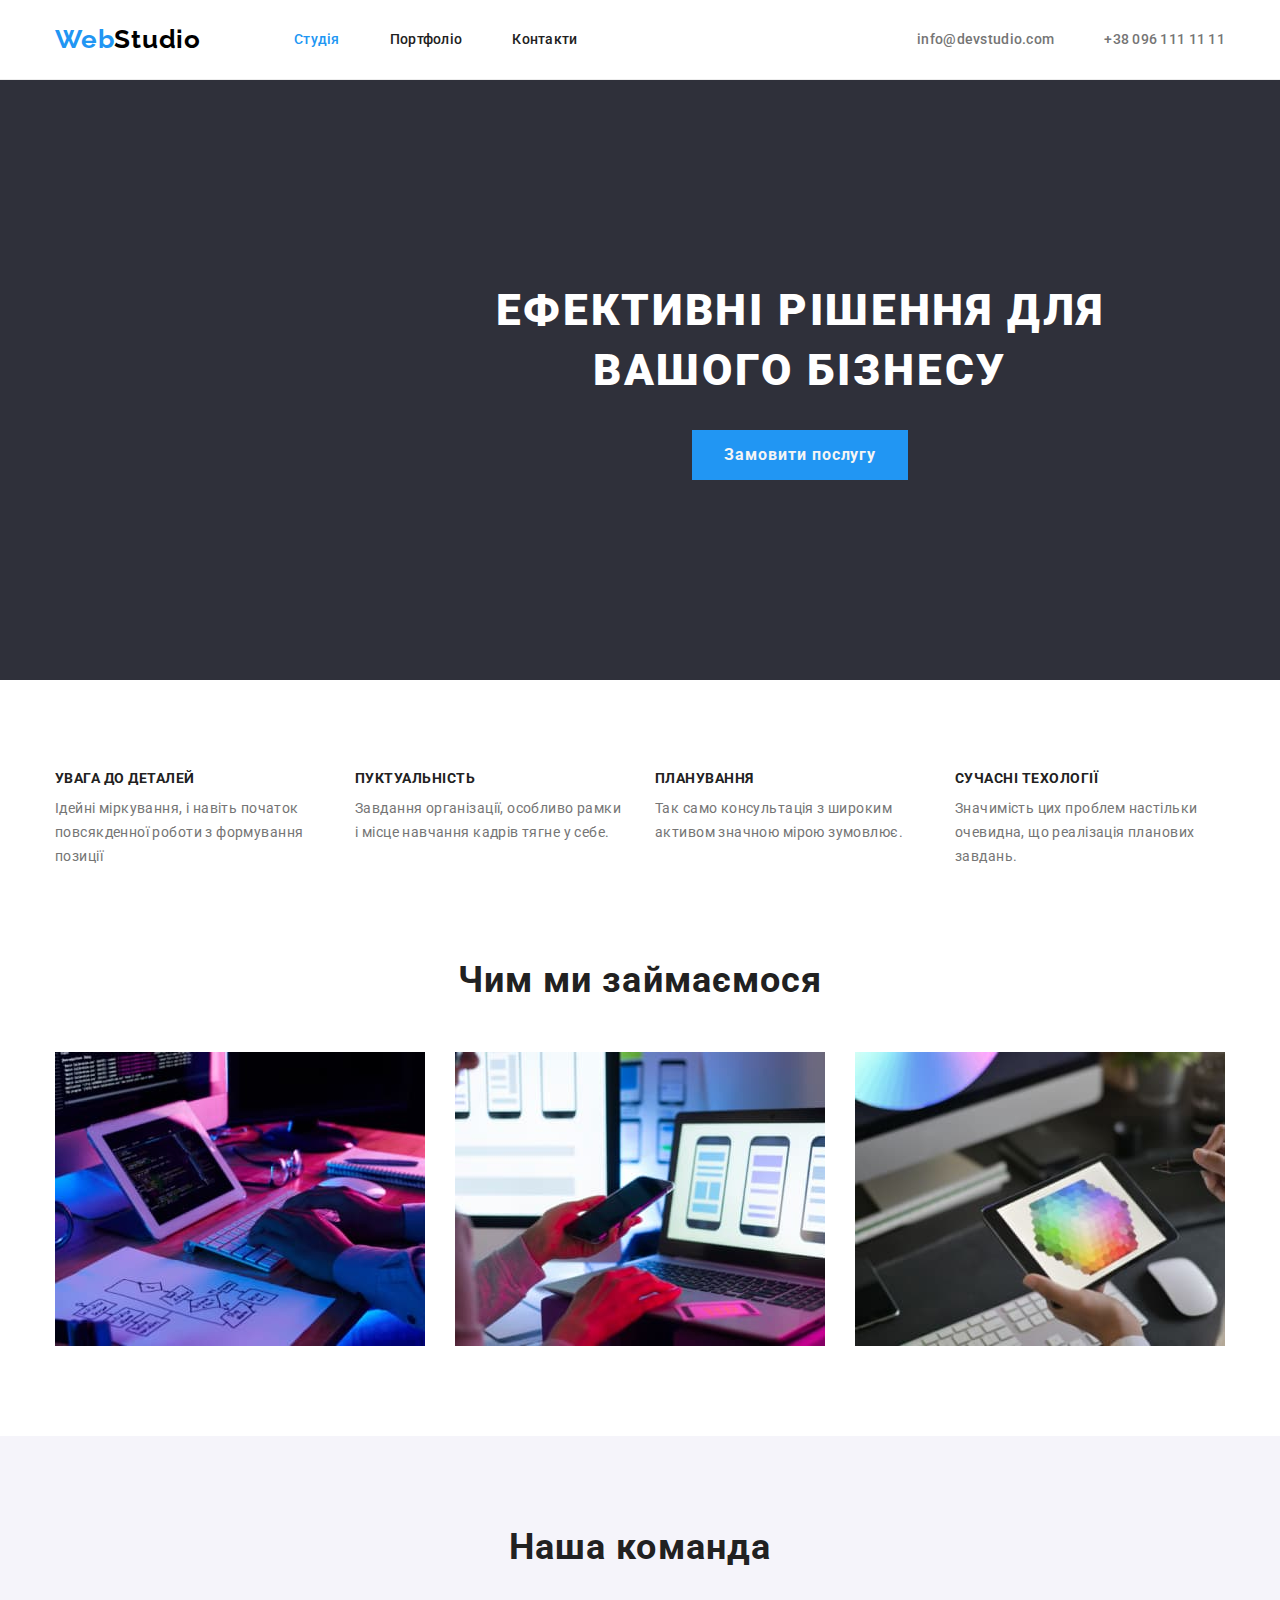
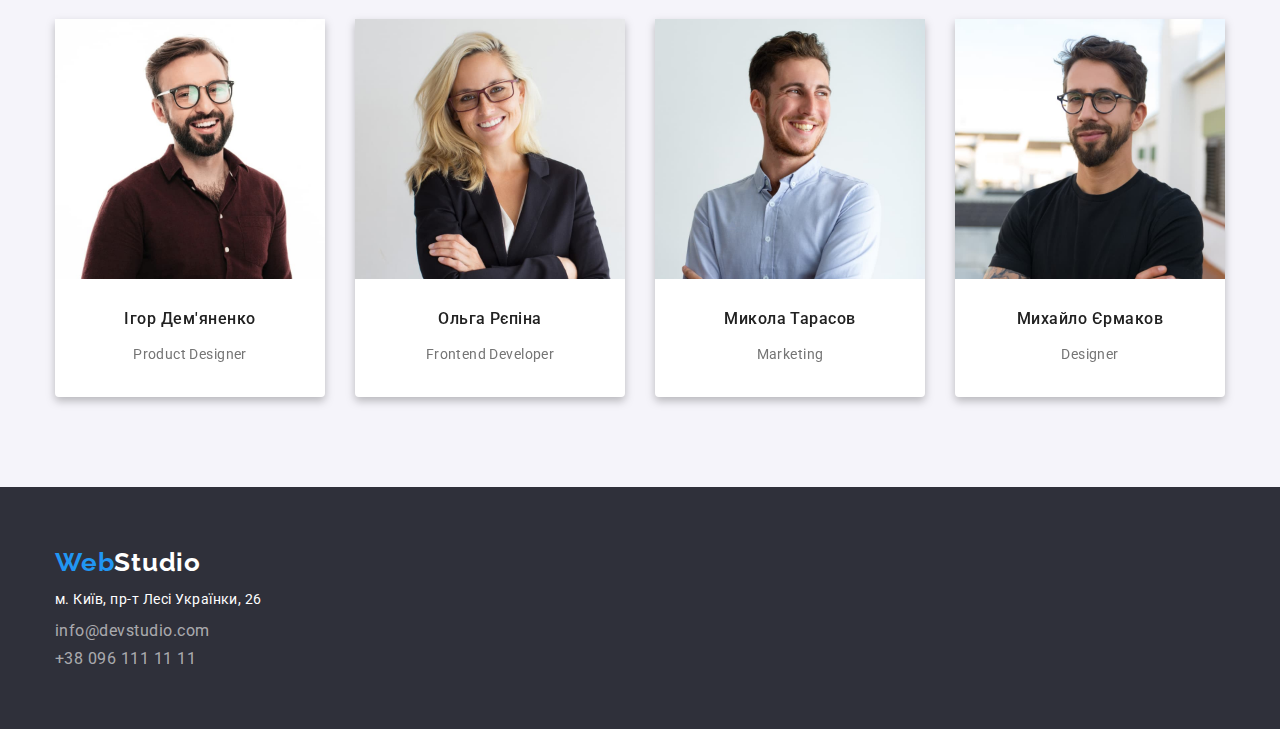
<file: index.html>
<!DOCTYPE html>
<html lang="uk">
  <head>
    <meta charset="UTF-8" />
    <meta http-equiv="X-UA-Compatible" content="IE=edge" />
    <meta name="viewport" content="width=device-width, initial-scale=1.0" />
    <title>webstudio</title>
    <link rel="preconnect" href="https://fonts.googleapis.com" />
    <link rel="preconnect" href="https://fonts.gstatic.com" crossorigin />
    <link
      href="https://fonts.googleapis.com/css2?family=Raleway:wght@700&family=Roboto:wght@400;500;700;900&display=swap"
      rel="stylesheet"
    />
    <link
      rel="stylesheet"
      href="https://cdnjs.cloudflare.com/ajax/libs/modern-normalize/1.1.0/modern-normalize.min.css"
    />
    <link rel="stylesheet" href="./css/styles.css" />
  </head>
  <body class="page-body">
    <!--Header-->
    <header class="page-header">
      <!--Заголовки-->
      <div class="container">
        <nav class="header-nav">
          <a href="WebStudio" class="logo link"> <span class="web">Web</span>Studio</a>
          <ul class="header-list list">
            <li class="item"><a href="./index.html" class="header-link active">Студія</a></li>
            <li class="item"><a href="./portfolio.html" class="header-link">Портфоліо</a></li>
            <li class="item"><a href="Контакти" class="header-link">Контакти</a></li>
          </ul>
        </nav>
          <ul class="contacts">
            <li>
              <a class="header-mail hearder-link active" href="info@devstudio.com"
                >info@devstudio.com</a
              >
            </li>
            <li>
              <a class="header-tel hearder-link" href="+380961111111">+38 096 111 11 11</a>
            </li>
          </ul>
      </div>
    </header>
    <main>
      <!--Ефективні рішення-->
      <section class="section-title">
        <div class="container">
          <h1 class="title">
            ЕФЕКТИВНІ РІШЕННЯ ДЛЯ <br />
            ВАШОГО БІЗНЕСУ
          </h1>
          <button type="button" class="button title-button">Замовити послугу</button>
        </div>
      </section>
      <!--Наші переваги-->
      <section class="padding">
        <div class="container">
          <h2 hidden>Наші переваги</h2>
          <ul class="feature-list list">
            <li class="item">
              <h3 class="title-medium">УВАГА ДО ДЕТАЛЕЙ</h3>
              <p class="text">
                Ідейні міркування, і навіть початок повсякденної роботи з формування позиції
              </p>
            </li>
            <li class="item">
              <h3 class="title-medium">ПУКТУАЛЬНІСТЬ</h3>
              <p class="text">
                Завдання організації, особливо рамки і місце навчання кадрів тягне у себе.
              </p>
            </li>
            <li class="item">
              <h3 class="title-medium">ПЛАНУВАННЯ</h3>
              <p class="text">Так само консультація з широким активом значною мірою зумовлює.</p>
            </li>
            <li class="item">
              <h3 class="title-medium">СУЧАСНІ ТЕХОЛОГІЇ</h3>
              <p class="text">
                Значимість цих проблем настільки очевидна, що реалізація планових завдань.
              </p>
            </li>
          </ul>
        </div>
      </section>
      <!--Чим займаємось-->
      <section class="blok-gallery">
        <div class="container">
          <h2 class="title-staff">Чим ми займаємося</h2>
          <ul class="gallery">
            <li class="photo-gallery">
              <img src="./images/imgoffice1.jpg" alt="комп1" />
            </li>
            <li class="photo-gallery">
              <img src="./images/imgoffice2.jpg" alt="комп2" />
            </li>
            <li class="photo-gallery">
              <img src="./images/imgoffice3.jpg" alt="комп3" />
            </li>
          </ul>
        </div>
      </section>

      <!--Staff-->
      <section class="staff padding">
        <div class="container">
          <h2 class="title-gallery-staff">Наша команда</h2>
          <ul class="staff-gallery">
            <li class="photo-staff">
              <img src="./images/imgphoto4.jpg" alt="Ігор" width="270" height="260" class="img" />
              <div class="staff-title">
                <h3 class="name">Ігор Дем'яненко</h3>
                <p class="position">Product Designer</p>
              </div>
            </li>
            <li class="photo-staff">
              <img src="./images/imgphoto5.jpg" alt="Ольга" width="270" height="260" class="img" />
              <div class="staff-title">
                <h3 class="name">Ольга Рєпіна</h3>
                <p class="position">Frontend Developer</p>
              </div>
            </li>

            <li class="photo-staff">
              <img src="./images/imgphoto6.jpg" alt="Микола" width="270" height="260" class="img" />
              <div class="staff-title">
                <h3 class="name">Микола Тарасов</h3>
                <p class="position">Marketing</p>
              </div>
            </li>
            <li class="photo-staff">
              <img
                src="./images/imgphoto7.jpg"
                alt="Михайло"
                width="270"
                height="260"
                class="img"
              />
              <div class="staff-title">
                <h3 class="name">Михайло Єрмаков</h3>
                <p class="position">Designer</p>
              </div>
            </li>
          </ul>
        </div>
      </section>
    </main>
    <footer class="footer">
      <div class="container">
        <a href="WebStudio" class="logo logo-footer"> <span class="web">Web</span>Studio</a>
        <address>
          <ul class="all-contacts">
            <li>
              <a class="adress" href="https://goo.gl/maps/Jwa1FYNxkH5Bw4Vz5">
                м. Київ, пр-т Лесі Українки, 26</a
              >
            </li>
            <li>
              <a class="adress-footer" href="info@devstudio.com">info@devstudio.com</a>
            </li>
            <li>
              <a class="adress-footer" href="tel:+380961111111">+38 096 111 11 11</a>
            </li>
          </ul>
        </address>
      </div>
    </footer>
  </body>
</html>
</file>
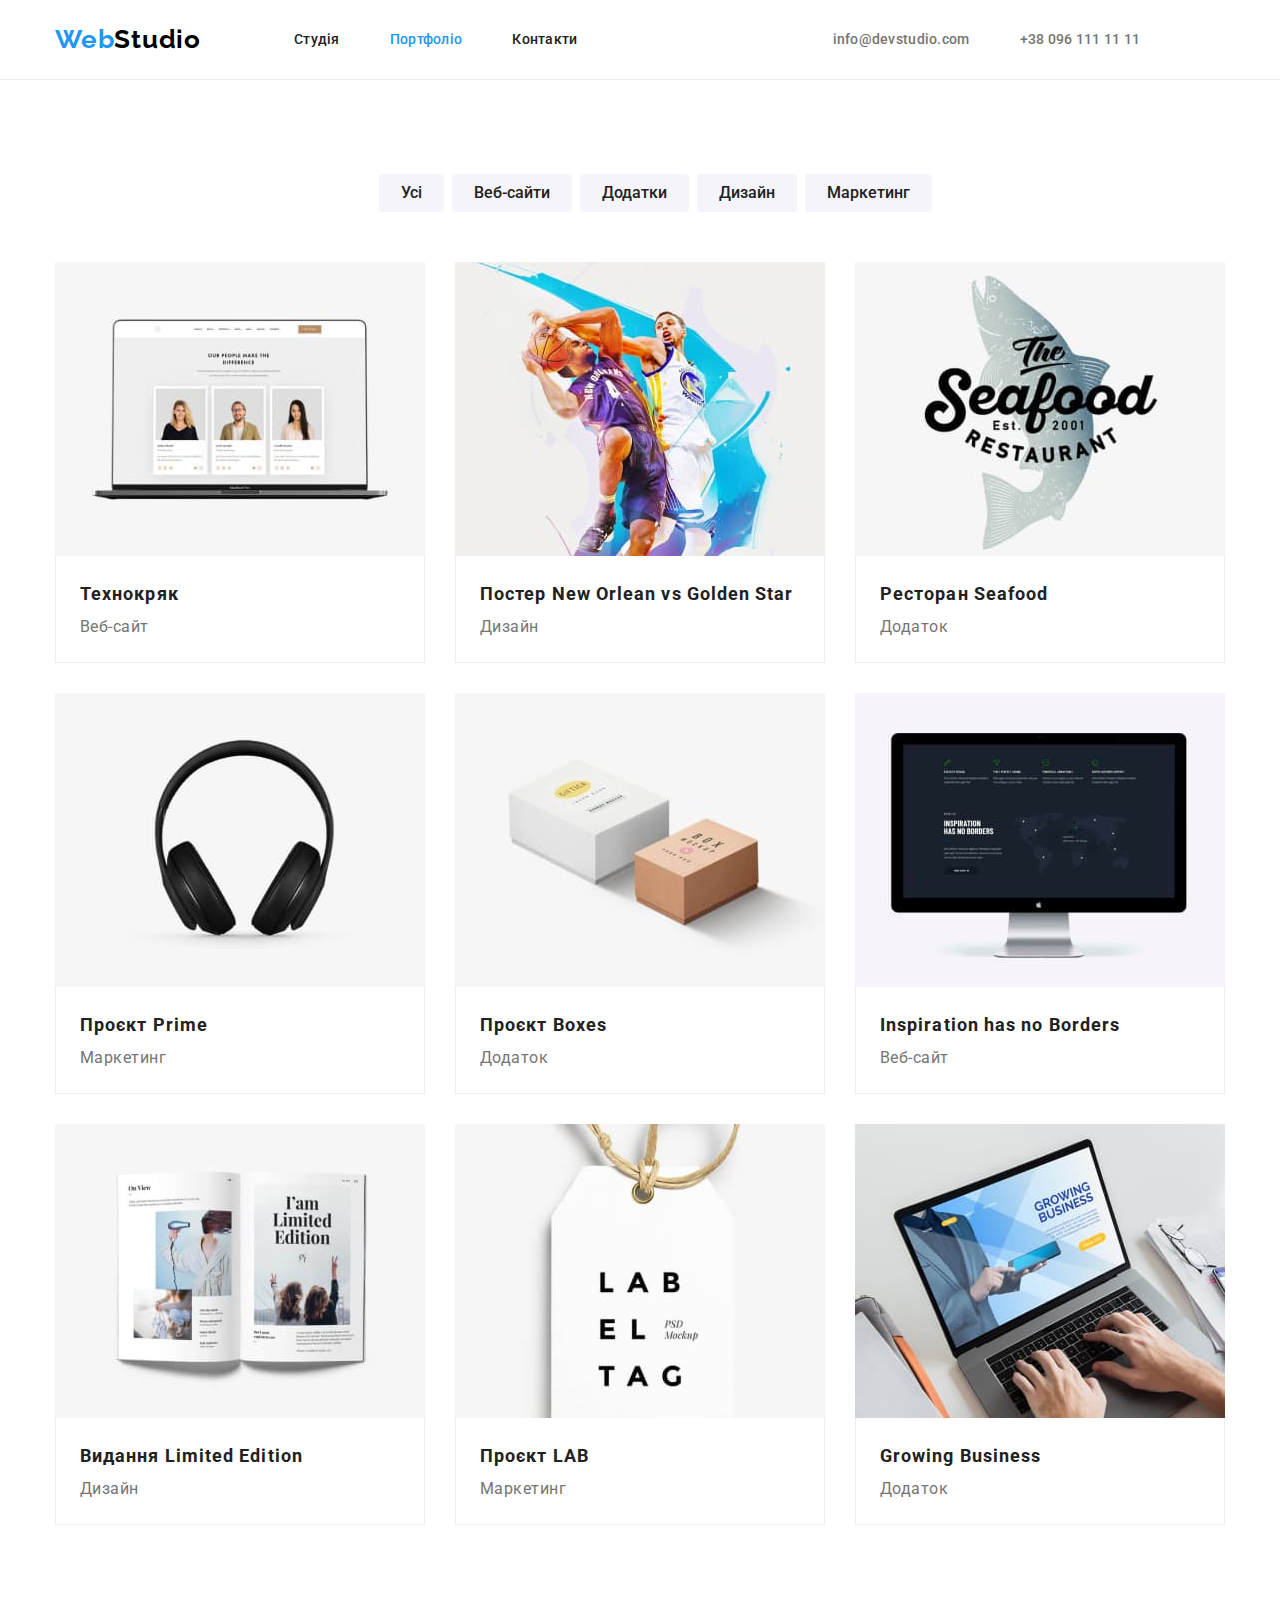
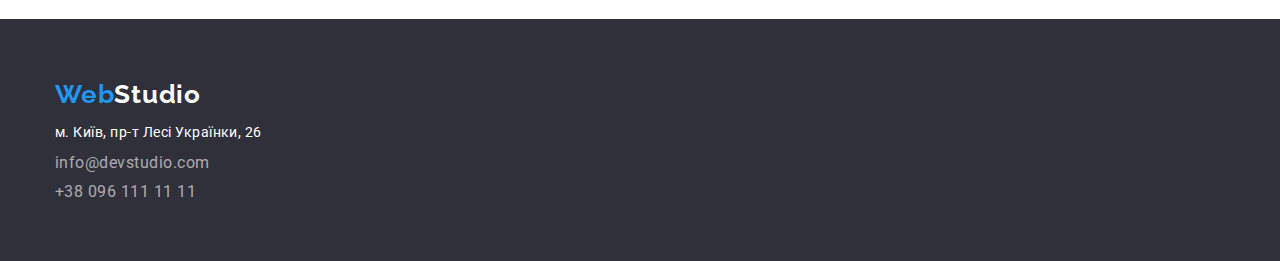
<file: portfolio.html>
<!DOCTYPE html>
<html lang="en">
  <head>
    <meta charset="UTF-8" />
    <meta http-equiv="X-UA-Compatible" content="IE=edge" />
    <meta name="viewport" content="width=device-width, initial-scale=1.0" />
    <title>webstudio</title>
    <link rel="preconnect" href="https://fonts.googleapis.com" />
    <link rel="preconnect" href="https://fonts.gstatic.com" crossorigin />
    <link
      href="https://fonts.googleapis.com/css2?family=Raleway:wght@700&family=Roboto:wght@400;500;700;900&display=swap"
      rel="stylesheet"
    />
    <link
      rel="stylesheet"
      href="https://cdnjs.cloudflare.com/ajax/libs/modern-normalize/1.1.0/modern-normalize.min.css"
    />
    <link rel="stylesheet" href="./css/styles.css" />
  </head>
  <body class="page-body">
    <!-- Сторінка Портфоліо -->
    <!--Header-->
    <header class="page-header">
      <!--Заголовки-->
      <div class="container">
        <nav class="header-nav">
          <a href="WebStudio" class="logo link"> <span class="web">Web</span>Studio</a>
          <ul class="header-list list">
            <li class="item"><a href="./index.html" class="header-link">Студія</a></li>
            <li class="item">
              <a href="./portfolio.html" class="active header-link">Портфоліо</a>
            </li>
            <li class="item"><a href="Контакти" class="header-link">Контакти</a></li>
          </ul>
        </nav>
        <div class="header-contacts">
          <ul class="contacts">
            <li>
              <a class="header-mail hearder-link" href="info@devstudio.com">info@devstudio.com</a>
            </li>
            <li>
              <a class="header-tel hearder-link" href="+380961111111">+38 096 111 11 11</a>
            </li>
          </ul>
        </div>
      </div>
    </header>
    <main>
      <!-- Наші послуги -->
      <section class="section portfolio">
        <div class="container">
          <h1 hidden>Наші послуги</h1>
          <ul class="buttons list">
            <li class="item active"><button class="button projects-button" type="button">Усі</button></li>
            <li class="item">
              <button class="button projects-button" type="button">Веб-сайти</button>
            </li>
            <li class="item"><button class="button projects-button" type="button">Додатки</button></li>
            <li class="item"><button class="button projects-button" type="button">Дизайн</button></li>
            <li class="item"><button class="button projects-button" type="button">Маркетинг</button></li>
          </ul>
          <!-- Приклади робот -->
          <ul class="gallery-card">
            <li class="gallery-portfolio">
              <a class="card" href="">
                <img
                  src="./images/sitetexno.jpg"
                  alt="Технокряк"
                  width="370"
                  height="294"
                  class="img"
                />
                <div class="name-project">
                  <h2 class="services">Технокряк</h2>
                  <p class="types">Веб-сайт</p>
                </div>
              </a>
            </li>
            <li class="gallery-portfolio">
              <a class="card" href="">
                <img src="./images/poster.jpg" alt="Постер" width="370" height="294" class="img" />
                <div class="name-project">
                  <h2 class="services">Постер New Orlean vs Golden Star</h2>
                  <p class="types">Дизайн</p>
                </div>
              </a>
            </li>
            <li class="gallery-portfolio">
              <a class="card" href="">
                <img
                  src="./images/addrestoran.jpg"
                  alt="Додаток ресторан"
                  width="370"
                  height="294"
                  class="img"
                />
                <div class="name-project">
                  <h2 class="services">Ресторан Seafood</h2>
                  <p class="types">Додаток</p>
                </div>
              </a>
            </li>
            <li class="gallery-portfolio">
              <a class="card" href=""
                ><img
                  src="./images/marketing.jpg"
                  alt="Маркетинг"
                  width="370"
                  height="294"
                  class="img"
                />
                <div class="name-project">
                  <h2 class="services">Проєкт Prime</h2>
                  <p class="types">Маркетинг</p>
                </div>
              </a>
            </li>
            <li class="gallery-portfolio">
              <a class="card" href=""
                ><img
                  src="./images/boxses.jpg"
                  alt="Проект boxses"
                  width="370"
                  height="294"
                  class="img"
                />
                <div class="name-project">
                  <h2 class="services">Проєкт Boxes</h2>
                  <p class="types">Додаток</p>
                </div>
              </a>
            </li>
            <li class="gallery-portfolio">
              <a class="card" href="">
                <img
                  src="./images/siteinspiration.jpg"
                  alt="Inspiration has no Borders"
                  width="370"
                  height="294"
                  class="img"
                />
                <div class="name-project">
                  <h2 class="services">Inspiration has no Borders</h2>
                  <p class="types">Веб-сайт</p>
                </div>
              </a>
            </li>
            <li class="gallery-portfolio">
              <a class="card" href="">
                <img src="./images/design.jpg" alt="Дизайн" width="370" height="294" class="img" />

                <div class="name-project">
                  <h2 class="services">Видання Limited Edition</h2>
                  <p class="types">Дизайн</p>
                </div>
              </a>
            </li>
            <li class="gallery-portfolio">
              <a class="card" href="">
                <img
                  src="./images/marketlab.jpg"
                  alt="Проєкт LAB"
                  width="370"
                  height="294"
                  class="img"
                />
                <div class="name-project">
                  <h2 class="services">Проєкт LAB</h2>
                  <p class="types">Маркетинг</p>
                </div>
              </a>
            </li>
            <li class="gallery-portfolio">
              <a class="card" href="">
                <img
                  src="./images/addbusiness.jpg"
                  alt="Додаток для бізнесу"
                  width="370"
                  height="294"
                  class="img"
                />
                <div class="name-project">
                  <h2 class="services">Growing Business</h2>
                  <p class="types">Додаток</p>
                </div>
              </a>
            </li>
          </ul>
        </div>
      </section>
    </main>
    <footer class="footer">
      <div class="container">
        <a href="WebStudio" class="logo logo-footer"> <span class="web">Web</span>Studio</a>
        <address>
          <ul class="all-contacts">
            <li>
              <a class="adress" href="https://goo.gl/maps/Jwa1FYNxkH5Bw4Vz5">
                м. Київ, пр-т Лесі Українки, 26</a
              >
            </li>
            <li>
              <a class="adress-footer" href="info@devstudio.com">info@devstudio.com</a>
            </li>
            <li>
              <a class="adress-footer" href="tel:+380961111111">+38 096 111 11 11</a>
            </li>
          </ul>
        </address>
      </div>
    </footer>
  </body>
</html>
</file>
<file: css/styles.css>
/* Головний колір білий #FFFFFF; */
/* Головний колір чорний #2F303A */
/* Синій колір #2196F3 */
:root {
    --primary-text-color: #FFFFFF;
    --title-text-color: #212121;
    --accent-color: #2196F3;
    --secondary-white-color: #757575;
    --primary-white-color: #F5F5F5;
}

h1,
h2,
h3,
h4,
h5,
h6,
p {
    margin: 0;
}

img {
    display: block;
    max-width: 100%;
}

.page-body {
    font-family: Roboto, sans-serif;
    letter-spacing: 0.03em;
}

.link {
    text-decoration: none;
}

.hearder-link {
    text-decoration: none;
}

.container {
    width: 1200px;
    margin: 0 auto;
    padding-left: 15px;
    padding-right: 15px;
}

.header-link {
    text-decoration: none;
    color: inherit;
}

.adress-footer {
    text-decoration: none;
    color: rgba(255, 255, 255, 0.6);
    font-style: normal;
}

ul {
    list-style: none;
    padding-left: 0;
    margin: 0;
}

/*Webstudio */
.web {
    color: #2196F3;
    font-family: Raleway;
    font-style: normal;
    font-weight: 700;
    font-size: 26px;
    line-height: 1.2;
}

.logo {
    font-family: Raleway;
    font-style: normal;
    font-weight: 700;
    font-size: 26px;
    line-height: 1.2;
    letter-spacing: 0.03em;
    color: #000000;
}


/* Site-nav */
.header-link {
    font-weight: 500;
    font-size: 14px;
    line-height: 1.1;
    letter-spacing: 0.02em;
    color: var(--title-text-color)
    
}


/* Mail-Tel header and footer  */
.header-link:hover,
.header-link:focus {
    color: var(--accent-color);
}

.header-mail:hover,
.header-mail:focus {
    color: var(--accent-color)
}

.header-tel:hover,
.header-tel:focus {
    color: var(--accent-color)
}

.active {
    color: var(--accent-color)
}


.header-tel,
.header-mail {
    font-weight: 500;
    font-size: 14px;
    line-height: 1.14;
    letter-spacing: 0.02em;
    color: #757575;
}

/* Header styles */
.page-header {
    background-color: var(--primary-text-color);
    border-bottom: 1px solid #ececec
}

.page-header .container {
    display: flex;
    align-items: center;
    
}

.page-header .logo {
    margin-right: 93px;
}

.header-nav {
    display: flex;
    align-items: center;
}

.header-list {
    display: flex;
    align-items: center;
    margin-right: 255px;
    padding-left: 0;
    margin-top: 0;
    margin-bottom: 0;
}

.contacts {
    display: flex;
    flex-wrap: wrap;
    align-items: center;
    margin-left: auto;
    font-weight: 500;
    font-size: 14px;
    line-height: 1.14;
    letter-spacing: 0.02em;
    color: #757575;
}
  .header-nav .header-link  {
    display: block;
    padding-top: 32px;
    padding-bottom: 32px;
}

.contacts .item:not(:first-child) {
    padding-left: 50px;
}


.header-list .item:not(:first-child) {
    margin-left: 50px;
    align-items: center;
}

.header-tel {
    margin-left: 50px;
}

/*section-title*/
.section-title {
    background-color: #2F303A;
    padding: 200px 0;
    text-align: center;
    width: 1600px;
    margin-left: auto;
    margin-right: auto;
}


.title {
    margin-bottom: 30px;
    font-weight: 900;
    font-size: 44px;
    line-height: 60px;
    text-align: center;
    letter-spacing: 0.06em;
    color: var(--primary-text-color)
}
.title-medium{
    margin-bottom: 10px;
}

.feature-list {
    display: flex;
    margin: 0;
    padding-left: 0;
}

.hero-description {
    padding: 90px 0;
}

.feature-list .item {
    width: 270px;
}

.feature-list .item:not(:first-child) {
    margin-left: 30px;
}

.button.title-button {
    white-space: nowrap;
    width: 216px;
    height: 50px;
    border: 0;
    background-color: var(--accent-color);
    align-items: center;
    padding: 10px 32px;
    cursor: pointer;
    font-weight: 700;
    line-height: calc(30/16);
    letter-spacing: 0.06em;
    color: var(--primary-white-color)    
    /* filter: drop-shadow(0px 4px 4px rgba(0, 0, 0, 0.25)); */
        
}
    
    .button.title-button:focus
    .button.title-button:hover {
        background-color: #188CE8;
    }

/* Наші послуги у портфоліо*/

button.projects-button {    
    padding: 6px 22px;
    border: 0;
    cursor: pointer;
    background-color: #F5F4FA;
    color: var(--title-text-color);
    font-weight: 500;
    line-height: calc(26/16);
    border-radius: 4px;
    border: none;
    /*filter:drop-shadow(0px 4px 4px rgba(0, 0, 0, 0.25));*/
    
}

.buttons {
    margin-bottom: 50px;
    width: 1200px;
    display: flex;
    justify-content: center;
        
}


.buttons .item:not(:last-child){
margin-right: 8px;
}
    
.button.projects-button:focus,
.button.projects-button:hover{
    background-color: var(--accent-color);
    color: var(--primary-white-color)
}
 
.button{
    color: var(--title-text-color);
    background-color: var(--secondary-white-color);
    font-size: 16px;
    font-family: inherit;
    cursor: pointer;
    text-decoration: none;
    text-align: center;
    
}


/* Наші переваги */
.title-medium,
.name,
.services {
    font-size: 14px;
    line-height: 1.2;
    color: var(--title-text-color)
}

.text,
.position,
.types {
    font-weight: 400;
    font-size: 14px;
    line-height: 1.7;
    letter-spacing: 0.03em;
    color: #757575;
}

/* Чим займаємось */

.title-staff {
    text-align: center;
}

/* Staff */
.title-staff,
.title-gallery-staff {
    font-weight: 700;
    font-size: 36px;
    line-height: 1.2;
    text-align: center;
    letter-spacing: 0.03em;
    color: #212121;
}

.blok-gallery {
    padding-top: 0;
    padding-bottom: 90px;
    background-color: var(--primary-text-color);
}

.gallery {
    display: flex;
    flex-wrap: wrap;
    align-items: center;
    margin-top: 50px;
    margin-bottom: 0;
    padding-left: 0;
}

.gallery-container {
    padding-top: 40px;
    padding-bottom: 40px;
}

.photo-gallery:not(:first-child) {
    margin-left: 30px;
}

.staff-gallery {
    display: flex;
    flex-wrap: wrap;
    align-items: center;
    margin-top: 50px;
    padding-left: 0;
}

.staff {
    background: #F5F4FA;
    ;
}

.staff-title {
    background: var(--primary-text-color);
    text-align: center;
    margin: 0;
    padding-top: 30px;
    padding-bottom: 30px;
    border-bottom-right-radius: 4px;
    border-bottom-left-radius: 4px;
    
}

.name {
    font-weight: 500;
    font-size: 16px;
    line-height: 19px;
    text-align: center;
    letter-spacing: 0.03em;
    color: #212121;
    margin-bottom: 15px;
}

.photo-staff:not(:first-child) {
    margin-left: 30px;
}

.photo-staff {
    filter: drop-shadow(0px 4px 4px rgba(0, 0, 0, 0.25));

}

.img {
    display: block;
    max-width: 100%;
    vertical-align: baseline
}

/* Footer */
.footer {
    background-color: #2F303A;
}

.footer {
    padding: 60px 0;
}

.adress {
    text-decoration: none;
    font-weight: 400;
    font-size: 14px;
    line-height: 1.7;
    color: var(--primary-text-color)
}



.logo-footer {
    text-decoration: none;
    color: #FFFFFF
}

.all-contacts {
    display: flex;
    flex-direction: column;
    padding-left: 0;
}

.all-contacts>li {
    margin-top: 10px;
}

.adress .all-contacts {
    text-align: inherit;
}

.adress {
    font-style: normal;
}

/* Portfolio */
.portfolio{
    padding-top: 94px;
    padding-bottom: 94px;
}

.gallery-card {
    display: flex;
    flex-wrap: wrap;
    margin-top: 45px;
    padding-left: 0;
    margin: -15px;
}


.gallery-card .gallery-portfolio {
    margin: 15px;
}

.card {
    text-decoration: none;
}

.name-project{
    padding: 20px 24px;
    border-right: 1px solid #EEEEEE;
    border-bottom: 1px solid #EEEEEE;
    border-left: 1px solid #EEEEEE;
}
 
.services {
    font-size: 18px;
    line-height: 36px;
    letter-spacing: 0.06em;
    color: #212121;
}

.types {
    font-size: 16px;
    line-height: 30px;
    letter-spacing: 0.03em;
    color: #757575;

}



.padding {
    padding: 90px 0;
}
</file>
